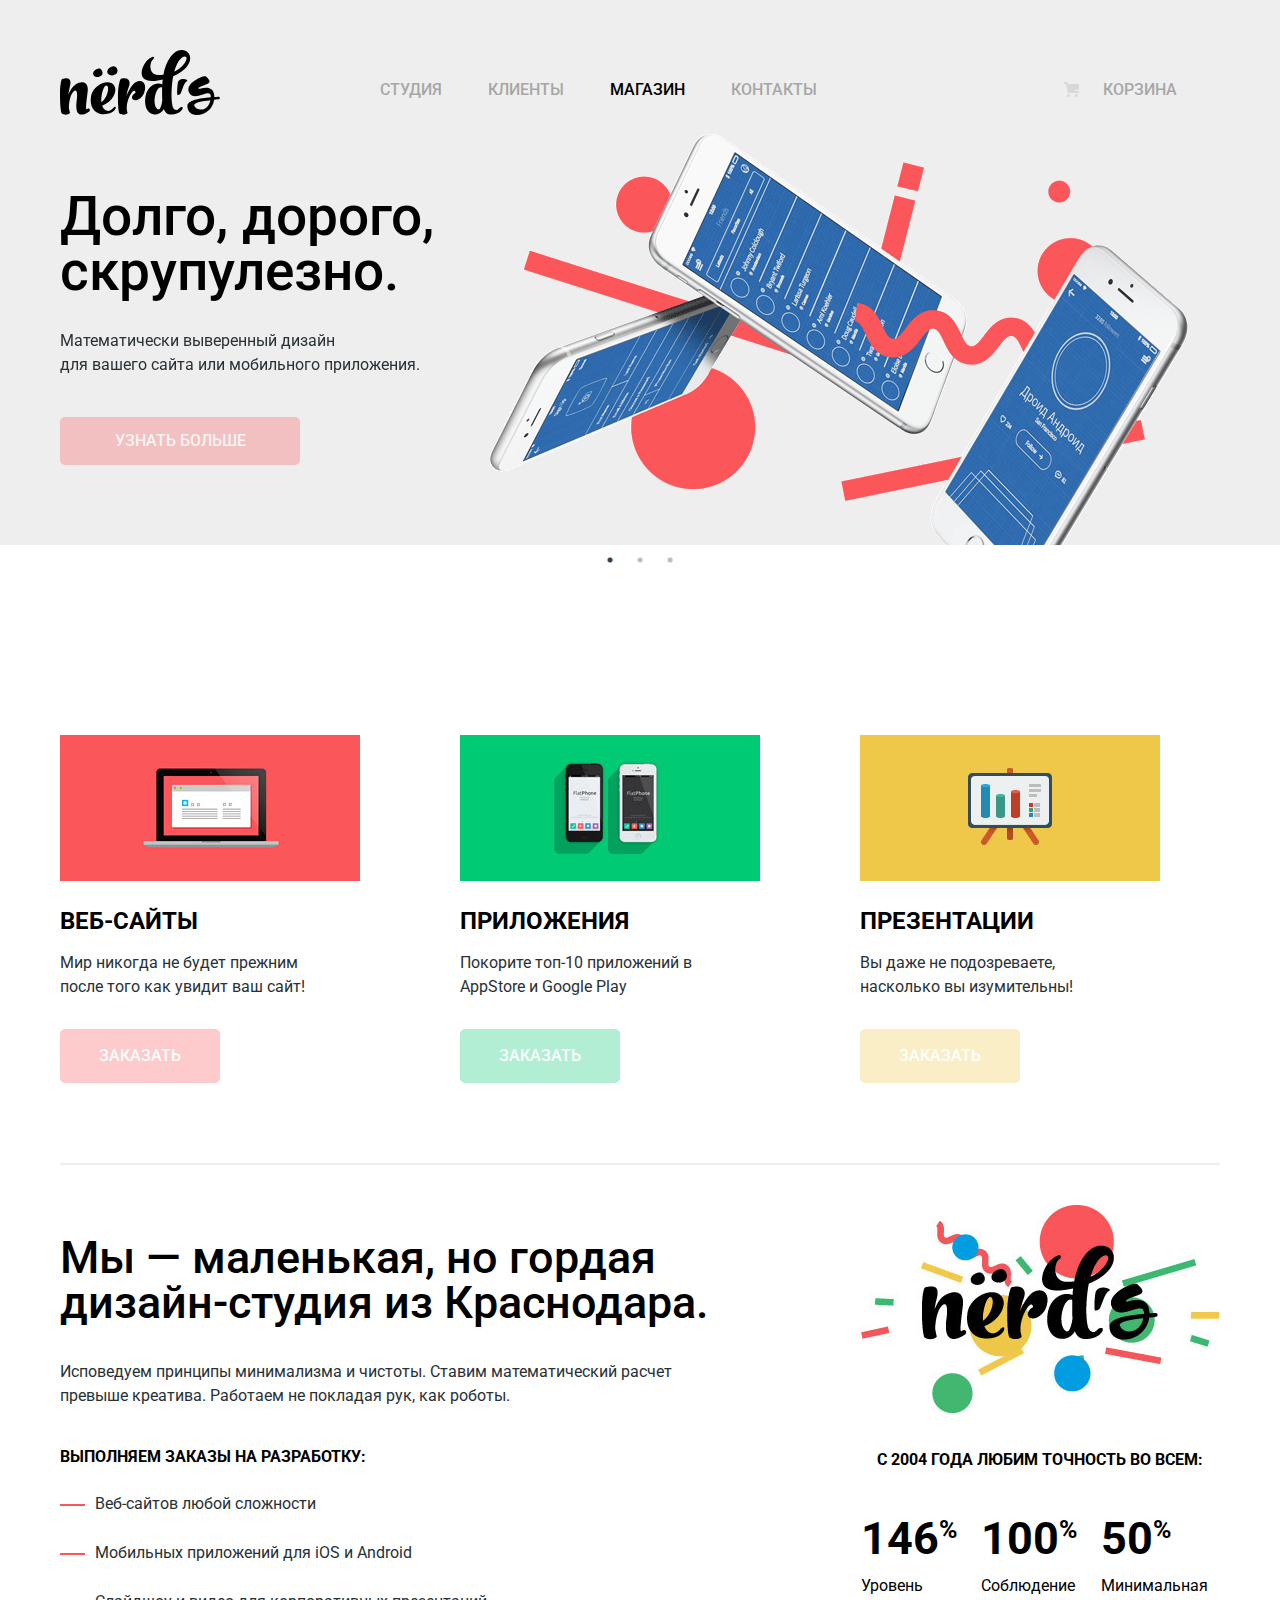
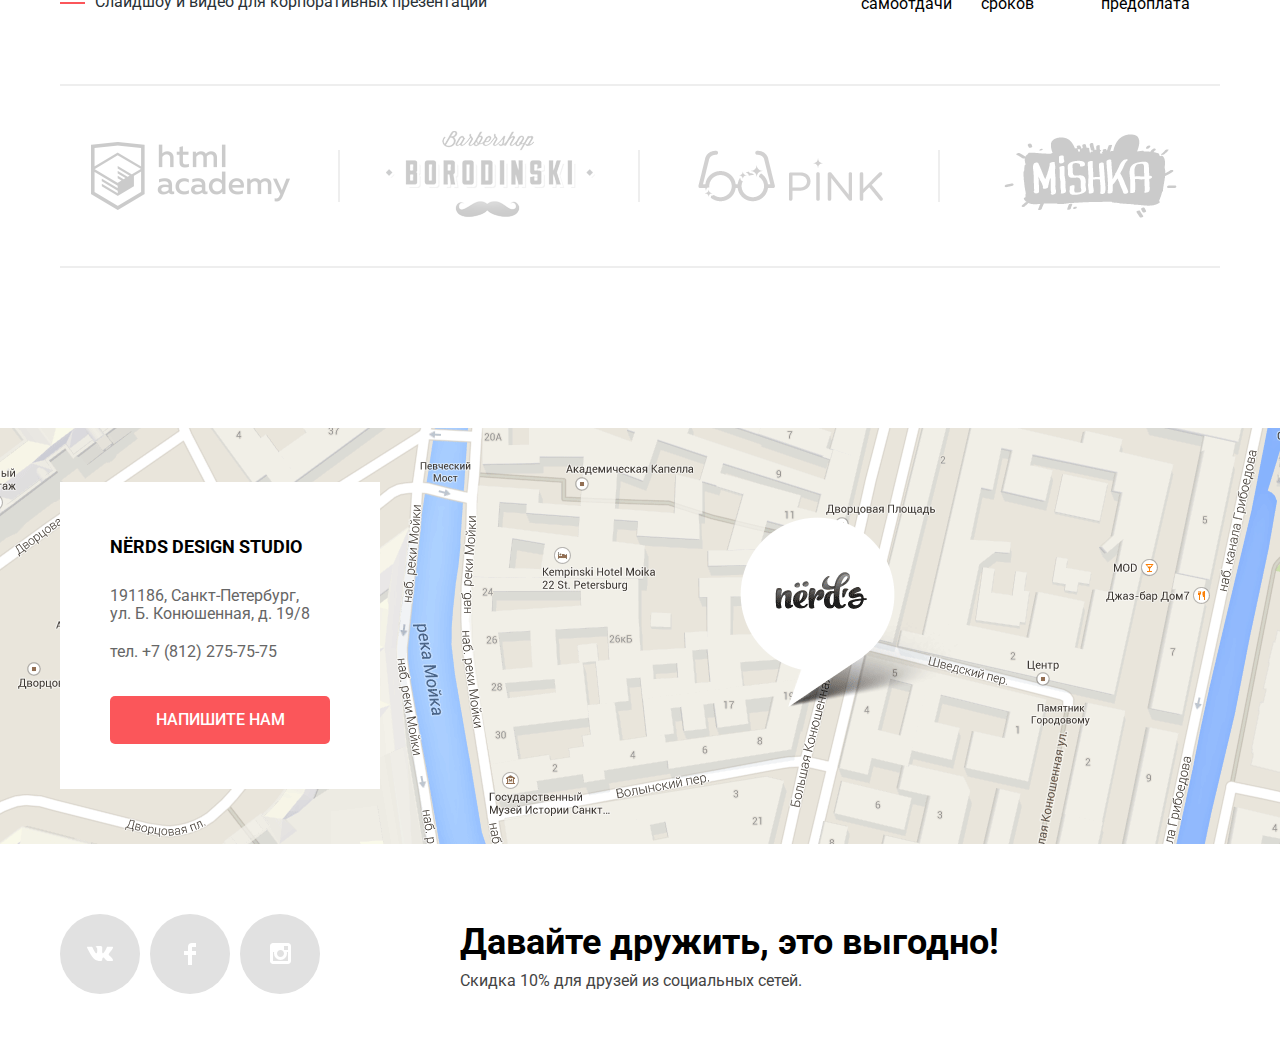
<file: index.html>
<!doctype html>
<html lang="ru">
<head>
  <meta charset="utf-8">
  <title>Дизайн-студия Nёrds</title>
  <link href="https://fonts.googleapis.com/css?family=Roboto:400,500,700&amp;subset=cyrillic" rel="stylesheet">
  <link rel="stylesheet" href="vendor/slick/slick.min.css">
  <link rel="stylesheet" href="vendor/slick/slick-theme.min.css">
  <link rel="stylesheet" href="css/normalize.css">
  <link rel="stylesheet" href="css/style.min.css">
</head>
<body class="page">
  <div class="accent-bg-color">
    <header class="page-header">
      <div class="container">
        <nav  class="main-nav page-header__main-nav">
          <a class="main-nav__logo">
            <img src="img/nerds-logo.svg" width="160" height="65" alt="Логотип дизайн-студии Нёрдс">
          </a>
          <ul class="site-pages main-nav__site-pages">
            <li><a class="site-pages__link">Студия</a></li>
            <li><a class="site-pages__link">Клиенты</a></li>
            <li><a class="site-pages__link" href="shop.html">Магазин</a></li>
            <li><a class="site-pages__link">Контакты</a></li>
          </ul>
          <ul class="user-menu main-nav__user-menu">
            <li>
              <a class="user-menu__link">
                <svg xmlns="http://www.w3.org/2000/svg" width="15" height="15"><circle cx="4.5" cy="13.5" r="1.5"/><circle cx="12.5" cy="13.5" r="1.5"/><path d="M15 2H4.07l-.422-2H0v2h2.031l1.985 9H15V9H9.441L15 6.951z"/></svg>
                <span>Корзина</span>
              </a>
            </li>
          </ul>
        </nav>
        <article class="hero">
          <h2 class="visually-hidden">Ключевые преимущества студии</h2>
          <ul class="hero__slider">
            <li class="hero__slide">
              <div class="hero__slide-info">
                <h3>Долго, дорого, скрупулезно.</h3>
                <p>Математически выверенный дизайн<br> для вашего сайта или мобильного приложения.</p>
                <a class="btn btn--custom-size hero__btn">Узнать больше</a>
              </div>
            </li>
            <li class="hero__slide">
              <div class="hero__slide-info">
                <h3>Любим математику как никто другой</h3>
                <p>Никакого креатива, только математические формулы<br> для расчета идеальных пропорций.</p>
                <a class="btn btn--custom-size hero__btn">Узнать больше</a>
              </div>
            </li>
            <li class="hero__slide">
              <div class="hero__slide-info">
                <h3>Только ночь,<br> только хардкор</h3>
                <p>Работать днем, как все? Мы против этого.<br> Ближе к полуночи работа только начинается.</p>
                <a class="btn btn--custom-size hero__btn">Узнать больше</a>
              </div>
            </li>
          </ul>
        </article>
      </div>
    </header>
  </div>
  <div class="index-page">
    <main class="index-page">
      <section class="services">
        <div class="container">
          <h2 class="visually-hidden">Услуги и предложения</h2>
          <ul class="services-list services__list">
            <li class="services-item services-item--websites services__item">
              <h3>Веб-сайты</h3>
              <p>Мир никогда не будет прежним после того как увидит ваш сайт!</p>
              <a class="btn services-item__btn">Заказать</a>
            </li>
            <li class="services-item services-item--apps services__item">
              <h3>Приложения</h3>
              <p>Покорите топ-10 приложений в AppStore и Google Play</p>
              <a class="btn btn--green services-item__btn">Заказать</a>
            </li>
            <li class="services-item services-item--graphs services__item">
              <h3>Презентации</h3>
              <p>Вы даже не подозреваете, насколько вы изумительны!</p>
              <a class="btn btn--yellow services-item__btn">Заказать</a>
            </li>
          </ul>
        </div><!-- container -->
      </section>
      <div class="container">
        <hr class="divide-line">
        <section class="about-us">
          <h2 class="visually-hidden">Описание студии</h2>
          <section class="about-us-intro about-us__intro">
            <h3 class="visually-hidden">Вступление</h3>
            <b>Мы — маленькая, но гордая дизайн-студия из Краснодара.</b>
            <p>Исповедуем принципы минимализма и чистоты. Ставим математический расчет превыше креатива. Работаем не покладая рук, как роботы.</p>
            <h4>Выполняем заказы на разработку:</h4>
            <ul class="about-us-list about-us__list">
              <li class="about-us-list-item">Веб-сайтов любой сложности</li>
              <li class="about-us-list-item">Мобильных приложений для iOS и Android</li>
              <li class="about-us-list-item">Слайдшоу и видео для корпоративных презентаций</li>
            </ul>
          </section>
          <section class="about-us-brief about-us__brief">
            <h3 class="visually-hidden">Итого</h3>
            <p class="about-us-brief__logo">
              <img src="img/about-us-brief__logo.jpg" width="360" height="208" alt="Лого дизайн-студии Nёрдс">
            </p>
            <table class="about-us-brief-table">
              <caption>С 2004 года любим точность во всем:</caption>
              <tr>
                <td class="about-us-brief-table__number">146<span class="about-us-brief-table__percentage">%</span></td>
                <td class="about-us-brief-table__number">100<span class="about-us-brief-table__percentage">%</span></td>
                <td class="about-us-brief-table__number">50<span class="about-us-brief-table__percentage">%</span></td>
              </tr>
              <tr>
                <td class="about-us-brief-table__text">Уровень самоотдачи</td>
                <td class="about-us-brief-table__text">Соблюдение сроков</td>
                <td class="about-us-brief-table__text">Минимальная предоплата</td>
              </tr>
            </table>
          </section>
          <hr class="divide-line">
          <section class="partners about-us-partners">
            <h2 class="visually-hidden">Наши партнеры и клиенты</h2>
            <ul class="partners__list">
              <li class="partners__item"><a class="partners__link" href="https://htmlacademy.ru/intensive/htmlcss"><img src="img/html-academy.png" width="199" height="68" alt="Логотоп «html academy»"></a></li>
              <li class="partners__item"><a class="partners__link" href="https://mylovelyweb.github.io/barbershop/"><img src="img/borodinski.png" width="209" height="90" alt="Логотип барбершопа «Бородинский»"></a></li>
              <li class="partners__item"><a class="partners__link" href="#"><img src="img/pink.png" width="185" height="52" alt="Логотип «PiNK»"></a></li>
              <li class="partners__item"><a class="partners__link" href="#"><img src="img/mishka.png" width="173" height="84" alt="Логотип «MiSHKA»"></a></li>
            </ul>
          </section>
          <hr class="divide-line">
        </section>
      </div><!-- container -->
    </main>
  </div><!-- index-page -->
  <footer class="page-footer">
    <section class="map">
      <h2 class="visually-hidden">Местоположение на карте</h2>
      <div class="container">
        <article class="contacts">
          <h3 class="visually-hidden">Адрес и контактные данные</h3>
          <b>Nёrds design studio</b>
          <p>191186, Санкт-Петербург,<br> ул. Б. Конюшенная, д. 19/8</p>
          <p>тел. +7 (812) 275-75-75</p>
          <button class="btn contacts__btn">Напишите нам</button>
        </article>
      </div>
      <div id="map" class="yandex-map"></div>
    </section>
    <div class="social container">
        <section class="social-icons">
          <h2 class="visually-hidden">Список социальных сетей</h2>
          <ul class="social-icons__list">
            <li class="social-icons__item"><a class="social-icons-link social-icons__link" href="#"><svg xmlns="http://www.w3.org/2000/svg" width="26" height="15"><path fill="#FFF" d="M16.138 11.51c.956-.309 2.18 2.04 3.483 2.939.978.681 1.727.534 1.727.534l3.473-.05s1.815-.112.957-1.554c-.071-.12-.503-1.069-2.585-3.022-2.177-2.043-1.882-1.712.739-5.244 1.597-2.153 2.236-3.468 2.036-4.028-.192-.539-1.365-.399-1.365-.399L20.69.713c-.381.001-.704.119-.851.515-.003.004-.621 1.666-1.445 3.079-1.741 2.989-2.436 3.148-2.724 2.961-.661-.433-.494-1.737-.494-2.664 0-2.897.432-4.105-.846-4.417-.427-.104-.739-.172-1.828-.182-1.392-.021-2.574 0-3.244.329-.445.223-.786.712-.579.74.26.035.843.16 1.155.586.401.552.389 1.789.389 1.789s.229 3.411-.54 3.834c-.528.29-1.25-.302-2.803-3.016-.793-1.388-1.392-2.922-1.392-2.922s-.116-.285-.326-.441c-.25-.185-.6-.244-.6-.244L.848.684S.29.7.085.946c-.182.218-.015.668-.015.668s2.909 6.881 6.203 10.347c3.02 3.182 6.452 2.971 6.452 2.971h1.555s.469-.054.709-.312c.224-.24.214-.691.214-.691s-.031-2.109.935-2.419z"/></svg><span class="visually-hidden">Вконтакте</span></a></li>
            <li class="social-icons__item"><a class="social-icons-link social-icons__link" href="#"><svg xmlns="http://www.w3.org/2000/svg" width="12" height="22"><path fill="#FFF" d="M12 4V0H8a4 4 0 0 0-4 4v4H0v4h4v10h4V12h4V8H8V4h4z"/></svg><span class="visually-hidden">Фейсбук</span></a></li>
            <li class="social-icons__item"><a class="social-icons-link social-icons__link" href="#"><svg xmlns="http://www.w3.org/2000/svg" width="21" height="21"><path fill="#FFF" d="M18 0H3C1.35 0 0 1.35 0 3v15c0 1.65 1.35 3 3 3h15c1.65 0 3-1.35 3-3V3c0-1.65-1.35-3-3-3zm-7.5 7c1.93 0 3.5 1.57 3.5 3.5S12.43 14 10.5 14 7 12.43 7 10.5 8.57 7 10.5 7zM18 18H3V9h1.181A6.504 6.504 0 0 0 4 10.5a6.5 6.5 0 1 0 13 0 6.45 6.45 0 0 0-.181-1.5H18v9zm0-11h-4V3h4v4z"/></svg><span class="visually-hidden">Инстаграм</span></a></li>
          </ul>
        </section>
        <section class="social-slogan">
          <h3 class="visually-hidden">Описание к блоку с социальными сетями</h3>
          <p class="social-slogan__heading">Давайте дружить, это выгодно!</p>
          <p class="social-slogan__info">Скидка 10% для друзей из социальных сетей.</p>
        </section>
    </div>
  </footer>
  <section class="modal write-us">
    <h2>Напишите нам</h2>
    <form class="write-us-form" action="https://echo.htmlacademy.ru">
      <div class="write-us-form-wrapper">
          <p class="write-us-form__user-name">
            <label for="user-name">Ваше имя:</label>
            <input type="text" name="user-name" id="user-name" placeholder="Имя Фамилия">
          </p>
          <p class="write-us-form__user-mail">
            <label for="user-mail">Ваш e-mail:</label>
            <input type="email" name="user-mail" id="user-mail" placeholder="email@example.com">
          </p>
          <p class="write-us-form__user-text">
            <label for="user-text">Текст письма:</label>
            <textarea name="user-text" id="user-text" placeholder="В свободной форме"></textarea>
          </p>
        <button class="btn write-us-form__btn" type="submit">Отправить</button>
      </div>
    </form>
    <button class="close-modal-cross-btn" type="button">
      <span class="visually-hidden">Закрыть окно</span>
    </button>
  </section>
  <script src="vendor/jquery/jquery-1.11.0.min.js"></script>
  <script src="vendor/jquery/jquery-migrate-1.2.1.min.js"></script>
  <script src="vendor/slick/slick.min.js"></script>
  <script>
    $(document).ready(function(){
      $('.hero__slider').slick({
        arrows: false,
        dots: true,
        infinite: false
      });
    });
  </script>
  <script src="https://api-maps.yandex.ru/2.1/?lang=ru_RU"></script>
  <script src="js/icon_customImage.min.js"></script>
  <script src="js/script.min.js"></script>
</body>
</html>
</file>
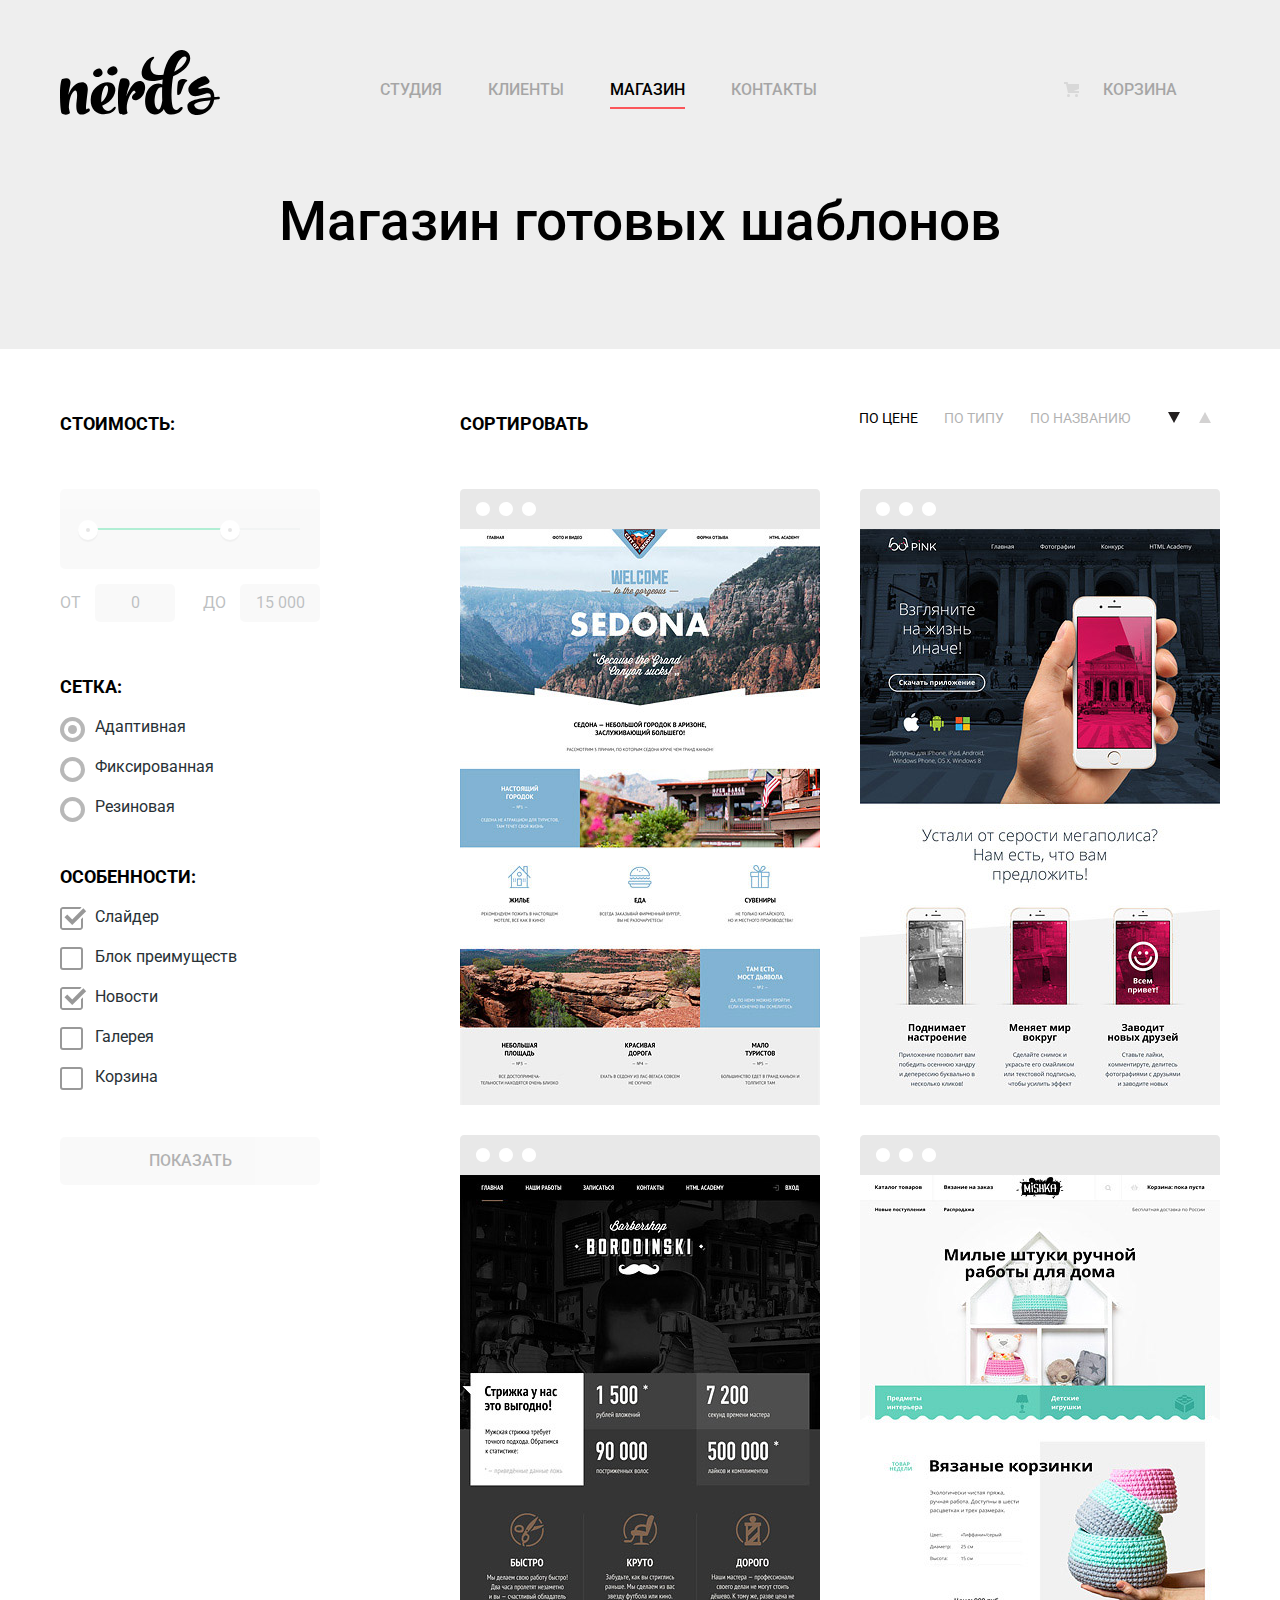
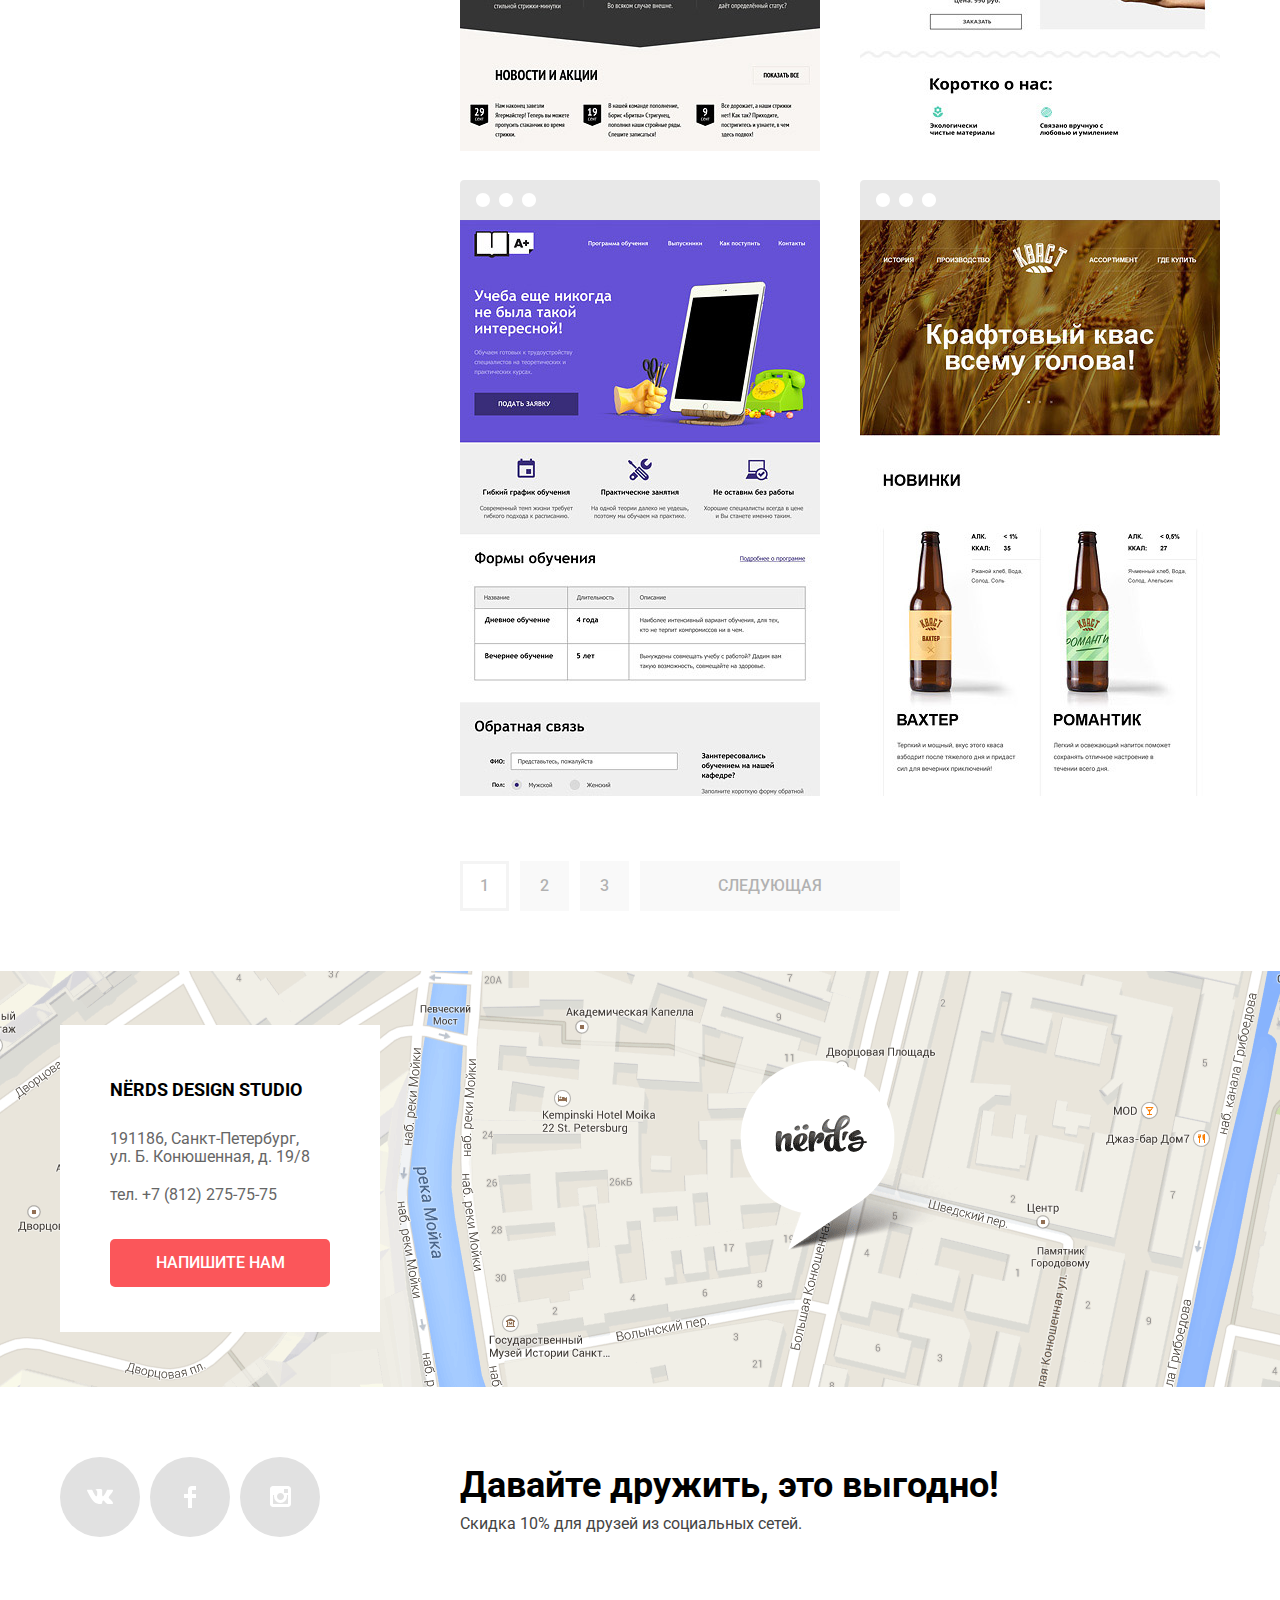
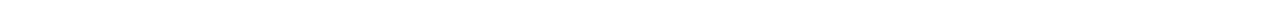
<file: shop.html>
<!doctype html>
<html lang="ru">
<head>
  <meta charset="utf-8">
  <title>Магазин готовых шаблонов</title>
  <link href="https://fonts.googleapis.com/css?family=Roboto:400,500,700&amp;subset=cyrillic" rel="stylesheet">
  <link rel="stylesheet" href="css/normalize.css">
  <link rel="stylesheet" href="css/style.min.css">
</head>
<body class="page">
  <div class="accent-bg-color">
    <header class="page-header">
      <div class="container">
        <nav  class="main-nav page-header__main-nav">
          <a class="main-nav__logo" href="index.html">
            <img src="img/nerds-logo.svg" width="160" height="65" alt="Логотип дизайн-студии Нёрдс">
          </a>
          <ul class="site-pages main-nav__site-pages">
            <li><a class="site-pages__link">Студия</a></li>
            <li><a class="site-pages__link">Клиенты</a></li>
            <li><a class="site-pages__link site-pages__link--active" href="#">Магазин</a></li>
            <li><a class="site-pages__link">Контакты</a></li>
          </ul>
          <ul class="user-menu main-nav__user-menu">
            <li>
              <a class="user-menu__link cart-link">
                <svg xmlns="http://www.w3.org/2000/svg" width="15" height="15"><circle cx="4.5" cy="13.5" r="1.5"/><circle cx="12.5" cy="13.5" r="1.5"/><path d="M15 2H4.07l-.422-2H0v2h2.031l1.985 9H15V9H9.441L15 6.951z"/></svg>
                <span>Корзина</span>
              </a>
            </li>
          </ul>
        </nav>
        <h1 class="main-heading">Магазин готовых шаблонов</h1>
      </div><!-- container -->
    </header>
  </div>
  <div class="catalog-page">
    <main>
      <div class="container">
        <div class="catalog-columns">
          <section class="filters">
            <h2 class="visually-hidden">Настройка параметров шаблона</h2>
            <form class="filter" action="https://echo.htmlacademy.ru">
              <fieldset class="filter__fieldset-price">
                <legend class="filter__legend filter__legend--first">Стоимость:</legend>
                <div class="filter-range">
                  <div class="filter-range__controls">
                    <div class="filter-range__scale">
                      <div class="filter-range__bar"></div>
                    </div><!-- scale -->
                    <div class="filter-range__toggle filter-range__toggle--min"></div>
                    <div class="filter-range__toggle filter-range__toggle--max"></div>
                  </div><!-- filter-range-controls -->
                  <div class="filter-range__price-controls">
                    <label class="filter-range__price filter-range__price--min">
                      от
                      <input type="text" name="min-price" value="0">
                    </label>
                    <label class="filter-range__price filter-range__price--max">
                      до
                      <input type="text" name="max-price" value="15 000">
                    </label>
                  </div>
                </div><!-- filter-range -->
              </fieldset>
              <fieldset class="filter__fieldset">
                <legend class="filter__legend">Сетка:</legend>
                <ul class="filter__grids-list">
                  <li class="filter__item-option">
                    <input class="visually-hidden" type="radio" name="grid" id="adaptive" value="adaptive" checked>
                    <label class="radio" for="adaptive">Адаптивная</label>
                  </li>
                  <li class="filter__item-option">
                    <input class="visually-hidden" type="radio" name="grid" id="fixed" value="fixed">
                    <label class="radio" for="fixed">Фиксированная</label>
                  </li>
                  <li class="filter__item-option">
                    <input class="visually-hidden" type="radio" name="grid" id="responsive" value="responsive">
                    <label class="radio" for="responsive">Резиновая</label>
                  </li>
                </ul>
              </fieldset>
              <fieldset class="filter__fieldset">
                <legend class="filter__legend">Особенности:</legend>
                <ul class="filter__features-list">
                  <li class="filter__item-option">
                    <input class="visually-hidden" type="checkbox" id="slider" name="features" value="slider" checked>
                    <label class="checkbox" for="slider">Слайдер</label>
                  </li>
                  <li class="filter__item-option">
                    <input class="visually-hidden" type="checkbox" id="advantages-block" name="features" value="advantages-block">
                    <label class="checkbox" for="advantages-block">Блок преимуществ</label>
                  </li>
                  <li class="filter__item-option">
                    <input class="visually-hidden" type="checkbox" id="news" name="features" value="news" checked="">
                    <label class="checkbox" for="news">Новости</label>
                  </li>
                  <li class="filter__item-option">
                    <input class="visually-hidden" type="checkbox" id="gallery" name="features" value="gallery">
                    <label class="checkbox" for="gallery">Галерея</label>
                  </li>
                  <li class="filter__item-option">
                    <input class="visually-hidden" type="checkbox" id="cart" name="features" value="cart">
                    <label class="checkbox" for="cart">Корзина</label>
                  </li>
                </ul>
              </fieldset>
              <button class="btn btn--grey filter__btn" type="submit" disabled>Показать</button>
            </form>
          </section>
          <section class="catalog-cards">
            <h2 class="visually-hidden">Готовые шаблоны:</h2>
            <section class="cards-sorting">
              <h2 class="cards-sorting__heading">Сортировать</h2>
              <ul class="cards-sorting-list cards-sorting__list">
                <li>
                  <a class="cards-sorting-list__link cards-sorting-list__link--active" href="#">По цене</a>
                </li>
                <li>
                  <a class="cards-sorting-list__link" href="#">По типу</a>
                </li>
                <li>
                  <a class="cards-sorting-list__link" href="#">По названию</a>
                </li>
              </ul>
              <ul class="cards-sorting-arrows cards-sorting__arrows">
                <li>
                  <a class="cards-sorting-arrows__link cards-sorting-arrows__link--active cards-sorting-arrows__link--down" href="#">
                    <span class="visually-hidden">По убыванию</span>
                  </a>
                </li>
                <li>
                  <a class="cards-sorting-arrows__link cards-sorting-arrows__link--up" href="#">
                    <span class="visually-hidden">По возрастанию</span>
                  </a>
                </li>
              </ul>
            </section>
            <section class="cards">
              <ul class="cards__list">
                <li class="card cards__item">
                  <img src="img/card-sedona.jpg" width="360" height="576" alt="Готовый шаблон городка «Седона»">
                  <section class="card__inner">
                    <h3 class="visually-hidden">Описание шаблона</h3>
                    <a class="card__heading" href="#">Sedona</a>
                    <p class="card__description">Информационный сайт<br> для туристов</p>
                    <a class="btn card__btn" href="#">9 900 руб.</a>
                  </section>
                </li>
                <li class="card cards__item">
                  <img src="img/card-pink.jpg" width="360" height="576" alt="Готовый шаблон приложения «PiNK»">
                  <section class="card__inner">
                    <h3 class="visually-hidden">Описание шаблона</h3>
                    <a class="card__heading" href="#">Pink app</a>
                    <p class="card__description">Продуктовый лендинг приложения для iOS и Android</p>
                    <a class="btn card__btn" href="#">9 900 руб.</a>
                  </section>
                </li>
                <li class="card cards__item">
                  <img src="img/card-barbershop.jpg" width="360" height="576" alt="Готовый шаблон барбершоп «Бородинский»">
                  <section class="card__inner">
                    <h3 class="visually-hidden">Описание шаблона</h3>
                    <a class="card__heading" href="#">Barbershop</a>
                    <p class="card__description">Сайт салона красоты.<br>Для мужчин, да.</p>
                    <a class="btn card__btn" href="#">9 900 руб.</a>
                  </section>
                </li>
                <li class="card cards__item">
                  <img src="img/card-mishka.jpg" width="360" height="576" alt="Готовый шаблон магазина «MiSHKA»">
                  <section class="card__inner">
                    <h3 class="visually-hidden">Описание шаблона</h3>
                    <a class="card__heading" href="#">Mishka</a>
                    <p class="card__description">Интернет-магазин<br>вязаных игрушек</p>
                    <a class="btn card__btn" href="#">9 900 руб.</a>
                  </section>
                </li>
                <li class="card cards__item">
                  <img src="img/card-aplus.jpg" width="360" height="576" alt="Готовый шаблон курсов «A plus»">
                  <section class="card__inner">
                    <h3 class="visually-hidden">Описание шаблона</h3>
                    <a class="card__heading" href="#">A plus</a>
                    <p class="card__description">Лендинг курсов повышения квалификации</p>
                    <a class="btn card__btn" href="#">9 900 руб.</a>
                  </section>
                </li>
                <li class="card cards__item">
                  <img src="img/card-kvast.jpg" width="360" height="576" alt="Готовый шаблон произоводителя «КВАСТ»">
                  <section class="card__inner">
                    <h3 class="visually-hidden">Описание шаблона</h3>
                    <a class="card__heading" href="#">Кваст</a>
                    <p class="card__description">Промо-сайт производителя крафтового кваса</p>
                    <a class="btn card__btn" href="#">9 900 руб.</a>
                  </section>
                </li>
              </ul>
            </section>
            <ul class="pagination">
              <li><a class="pagination__link pagination__link--active">1</a></li>
              <li><a class="pagination__link">2</a></li>
              <li><a class="pagination__link">3</a></li>
              <li><a class="pagination__link pagination__link--big">Следующая</a></li>
            </ul>
          </section>
        </div><!-- catalog-columns -->
      </div>
    </main>
  </div><!-- catalog-page -->
  <footer class="page-footer">
    <section class="map">
      <h2 class="visually-hidden">Местоположение на карте</h2>
      <div class="container">
        <article class="contacts">
          <h3 class="visually-hidden">Адрес и контактные данные</h3>
          <b>Nёrds design studio</b>
          <p>191186, Санкт-Петербург,<br> ул. Б. Конюшенная, д. 19/8</p>
          <p>тел. +7 (812) 275-75-75</p>
          <button class="btn contacts__btn">Напишите нам</button>
        </article>
      </div>
      <div id="map" class="yandex-map"></div>
    </section>
    <section class="social container">
        <section class="social-icons">
          <h2 class="visually-hidden">Список социальных сетей</h2>
          <ul class="social-icons__list">
            <li class="social-icons__item"><a class="social-icons-link social-icons__link" href="#"><svg xmlns="http://www.w3.org/2000/svg" width="26" height="15"><path fill="#FFF" d="M16.138 11.51c.956-.309 2.18 2.04 3.483 2.939.978.681 1.727.534 1.727.534l3.473-.05s1.815-.112.957-1.554c-.071-.12-.503-1.069-2.585-3.022-2.177-2.043-1.882-1.712.739-5.244 1.597-2.153 2.236-3.468 2.036-4.028-.192-.539-1.365-.399-1.365-.399L20.69.713c-.381.001-.704.119-.851.515-.003.004-.621 1.666-1.445 3.079-1.741 2.989-2.436 3.148-2.724 2.961-.661-.433-.494-1.737-.494-2.664 0-2.897.432-4.105-.846-4.417-.427-.104-.739-.172-1.828-.182-1.392-.021-2.574 0-3.244.329-.445.223-.786.712-.579.74.26.035.843.16 1.155.586.401.552.389 1.789.389 1.789s.229 3.411-.54 3.834c-.528.29-1.25-.302-2.803-3.016-.793-1.388-1.392-2.922-1.392-2.922s-.116-.285-.326-.441c-.25-.185-.6-.244-.6-.244L.848.684S.29.7.085.946c-.182.218-.015.668-.015.668s2.909 6.881 6.203 10.347c3.02 3.182 6.452 2.971 6.452 2.971h1.555s.469-.054.709-.312c.224-.24.214-.691.214-.691s-.031-2.109.935-2.419z"/></svg><span class="visually-hidden">Вконтакте</span></a></li>
            <li class="social-icons__item"><a class="social-icons-link social-icons__link" href="#"><svg xmlns="http://www.w3.org/2000/svg" width="12" height="22"><path fill="#FFF" d="M12 4V0H8a4 4 0 0 0-4 4v4H0v4h4v10h4V12h4V8H8V4h4z"/></svg><span class="visually-hidden">Фейсбук</span></a></li>
            <li class="social-icons__item"><a class="social-icons-link social-icons__link" href="#"><svg xmlns="http://www.w3.org/2000/svg" width="21" height="21"><path fill="#FFF" d="M18 0H3C1.35 0 0 1.35 0 3v15c0 1.65 1.35 3 3 3h15c1.65 0 3-1.35 3-3V3c0-1.65-1.35-3-3-3zm-7.5 7c1.93 0 3.5 1.57 3.5 3.5S12.43 14 10.5 14 7 12.43 7 10.5 8.57 7 10.5 7zM18 18H3V9h1.181A6.504 6.504 0 0 0 4 10.5a6.5 6.5 0 1 0 13 0 6.45 6.45 0 0 0-.181-1.5H18v9zm0-11h-4V3h4v4z"/></svg><span class="visually-hidden">Инстаграм</span></a></li>
          </ul>
        </section>
        <section class="social-slogan">
          <h3 class="visually-hidden">Описание к блоку с социальными сетями</h3>
          <p class="social-slogan__heading">Давайте дружить, это выгодно!</p>
          <p class="social-slogan__info">Скидка 10% для друзей из социальных сетей.</p>
        </section>
    </section>
  </footer>
  <section class="modal write-us">
    <h2>Напишите нам</h2>
    <form class="write-us-form" action="https://echo.htmlacademy.ru">
      <div class="write-us-form-wrapper">
          <p class="write-us-form__user-name">
            <label for="user-name">Ваше имя:</label>
            <input type="text" name="user-name" id="user-name" placeholder="Имя Фамилия">
          </p>
          <p class="write-us-form__user-mail">
            <label for="user-mail">Ваш e-mail:</label>
            <input type="email" name="user-mail" id="user-mail" placeholder="email@example.com">
          </p>
          <p class="write-us-form__user-text">
            <label for="user-text">Текст письма:</label>
            <textarea name="user-text" id="user-text" placeholder="В свободной форме"></textarea>
          </p>
        <button class="btn write-us-form__btn" type="submit">Отправить</button>
      </div>
    </form>
    <button class="close-modal-cross-btn" type="button">
      <span class="visually-hidden">Закрыть окно</span>
    </button>
  </section>
  <script src="https://api-maps.yandex.ru/2.1/?lang=ru_RU"></script>
  <script src="js/icon_customImage.min.js"></script>
  <script src="js/script.min.js"></script>
</body>
</html>
</file>
<file: css/style.min.css>
.fadeInUp{-webkit-animation-name:fadeInUp;animation-name:fadeInUp;-webkit-animation-duration:1s;animation-duration:1s;-webkit-animation-fill-mode:none;animation-fill-mode:none}.visually-hidden:not(:focus):not(:active),input[type="checkbox"].visually-hidden,input[type="radio"].visually-hidden{position:absolute;width:1px;height:1px;margin:-1px;padding:0;border:0;white-space:nowrap;-webkit-clip-path:inset(100%);clip-path:inset(100%);clip:rect(0 0 0 0);overflow:hidden}img{max-width:100%;height:auto}.btn{display:inline-block;vertical-align:top;min-width:160px;padding:15px;border:none;border-radius:5px;-webkit-box-sizing:border-box;box-sizing:border-box;font-size:16px;line-height:18px;font-family:"Roboto",sans-serif;font-weight:500;text-align:center;text-decoration:none;text-transform:uppercase;color:#fff;background-color:#fb565a}.btn:hover{background-color:#e74246}.btn:active{color:#e37376;background-color:#d7373b;-webkit-box-shadow:inset 0 3px 0 0 #c13135;box-shadow:inset 0 3px 0 0 #c13135}.btn--green{background-color:#00ca74}.btn--green:hover{background-color:#00bc6c}.btn--green:active{color:#4dc491;background-color:#00aa62;-webkit-box-shadow:inset 0 3px 0 0 #009958;box-shadow:inset 0 3px 0 0 #009958}.btn--yellow{background-color:#efc84a}.btn--yellow:hover{background-color:#eab534}.btn--yellow:active{color:#edc265;background-color:#e5a722;-webkit-box-shadow:inset 0 3px 0 0 #ce961f;box-shadow:inset 0 3px 0 0 #ce961f}.btn--grey{color:#000;background-color:#eee}.btn--grey:hover{background-color:#dfdfdf}.btn--grey:active{color:#959595;background-color:#d5d5d5;outline:none;-webkit-box-shadow:inset 0 3px 0 0 #bfbfbf;box-shadow:inset 0 3px 0 0 #bfbfbf}.close-modal-cross-btn{position:absolute;top:70px;right:80px;width:40px;height:40px;border:0;background-color:transparent;opacity:.3;cursor:pointer}.close-modal-cross-btn:hover{opacity:1}.close-modal-cross-btn:active{opacity:.1}.close-modal-cross-btn::before,.close-modal-cross-btn::after{position:absolute;content:"";top:50%;left:6px;width:27px;height:5px;background-color:#fb565a}.close-modal-cross-btn::before{-webkit-transform:rotate(45deg);-ms-transform:rotate(45deg);transform:rotate(45deg)}.close-modal-cross-btn::after{-webkit-transform:rotate(-45deg);-ms-transform:rotate(-45deg);transform:rotate(-45deg)}.page{min-width:1200px}.container{width:1160px;margin:0 auto;padding:0 10px}.accent-bg-color{background-color:#eee}.page-header{padding-top:50px}.page-header__main-nav{display:-webkit-box;display:-ms-flexbox;display:flex;-webkit-box-align:center;-ms-flex-align:center;align-items:center;-webkit-box-pack:justify;-ms-flex-pack:justify;justify-content:space-between;margin-bottom:15px}.main-nav__logo{margin-right:60px}.main-nav__logo[href]:hover{opacity:.8}.main-nav__logo[href]:active{opacity:.3}.site-pages{display:-webkit-box;display:-ms-flexbox;display:flex;-ms-flex-wrap:wrap;flex-wrap:wrap;-webkit-box-align:center;-ms-flex-align:center;align-items:center;width:540px}.main-nav__site-pages{margin:0;padding:0;padding-top:10px;list-style:none}.site-pages li{margin:0 23px}.site-pages li:first-child{margin-left:0}.site-pages__link{position:relative;padding:10px 0;font-size:16px;line-height:30px;font-family:"Roboto",sans-serif;font-weight:500;text-decoration:none;text-transform:uppercase;color:#000}.site-pages__link--active::before{position:absolute;content:"";bottom:0;right:0;left:0;height:2px;background-color:#fb565a}.site-pages__link[href]:hover{color:#fb565a}.site-pages__link[href]:active{color:#000;opacity:.3}.site-pages__link:not([href]):not(.site-pages__link--active){color:#000;opacity:.3}.user-menu li:not(:last-of-type){margin:0 23px}.main-nav__user-menu{display:-webkit-box;display:-ms-flexbox;display:flex;-ms-flex-wrap:wrap;flex-wrap:wrap;-webkit-box-pack:center;-ms-flex-pack:center;justify-content:center;-webkit-box-align:center;-ms-flex-align:center;align-items:center;width:200px;margin:0;padding:0;padding-top:10px;list-style:none}.user-menu__link{position:relative;padding:15px 0;font-size:16px;line-height:30px;font-family:"Roboto",sans-serif;font-weight:500;text-decoration:none;text-transform:uppercase;color:#000}.user-menu__link:not([href]){opacity:.3;pointer-events:none}.user-menu__link--active::before{position:absolute;content:"";bottom:0;right:0;left:0;height:2px;background-color:#fb565a}.user-menu__link svg{margin-right:20px;margin-bottom:-2px;fill:#a6a6a6}.user-menu__link[href]:hover{color:#fb565a}.user-menu__link[href]:active{color:#000;opacity:.3}.hero{position:relative}.hero__controls{margin:0;padding-right:0;list-style:none}.hero__slider{margin:0;padding:0;list-style:none}.hero__slide{padding-top:55px;padding-bottom:80px}.hero__slide:nth-child(1){background-image:url(../img/hero-slide-1.png);background-position:top right 32px;background-repeat:no-repeat}.hero__slide:nth-child(2){background-image:url(../img/hero-slide-2.png);background-position:top right;background-repeat:no-repeat}.hero__slide:nth-child(3){background-image:url(../img/hero-slide-3.png);background-position:top right;background-repeat:no-repeat}.hero__slide h3{width:560px;margin:0;margin-bottom:30px;font-size:55px;line-height:55px;font-family:"Roboto",sans-serif;font-weight:500;color:#000}.hero__slide p{width:420px;margin:0;font-size:16px;line-height:24px;font-family:"Roboto",sans-serif;font-weight:400;color:#283136}.hero__btn{margin-top:40px;min-width:240px}.hero__btn:not([href]){opacity:.3;pointer-events:none}.hero__toggles{position:absolute;bottom:90px;left:50%;-webkit-transform:translateX(-50%);-ms-transform:translateX(-50%);transform:translateX(-50%)}.slider-toggles__btn{width:18px;height:18px;margin:0 6px;padding:0;border:5px solid #fff;background-color:#fff;border-radius:50%}.slider-toggles__btn--active{-webkit-box-shadow:inset 0 0 0 2px #c2c2c2;box-shadow:inset 0 0 0 2px #c2c2c2}.index-page{padding-top:80px;padding-bottom:80px}.services-list{display:-webkit-box;display:-ms-flexbox;display:flex;-ms-flex-wrap:wrap;flex-wrap:wrap;-webkit-box-pack:start;-ms-flex-pack:start;justify-content:flex-start}.services__list{margin:0;padding:0;padding-bottom:80px;list-style:none}.services-item{width:300px}.services__item:not(:last-child){margin-right:100px}.services-item::before{content:"";display:block;width:300px;height:146px;margin-bottom:25px}.services-item--websites::before{background-color:#fb565a;background-image:url(../img/services-item--websites.jpg);background-repeat:no-repeat}.services-item--apps::before{background-color:#00ca74;background-image:url(../img/services-item--apps.jpg);background-repeat:no-repeat}.services-item--graphs::before{background-color:#efc849;background-image:url(../img/services-item--graphs.jpg);background-repeat:no-repeat}.services-item h3{margin:0;margin-bottom:15px;font-size:24px;line-height:30px;font-family:"Roboto",sans-serif;font-weight:700;text-transform:uppercase;color:#000}.services-item p{margin:0;width:260px;font-size:16px;line-height:24px;font-family:"Roboto",sans-serif;font-weight:400;color:#283136}.services-item__btn{margin-top:30px;line-height:24px;font-family:"Roboto",sans-serif;font-weight:500}.services-item__btn:not([href]){opacity:.3;pointer-events:none}.divide-line{width:100%;margin:0;border:0;height:2px;background-color:#eee}.about-us{display:-webkit-box;display:-ms-flexbox;display:flex;-ms-flex-wrap:wrap;flex-wrap:wrap;-webkit-box-pack:justify;-ms-flex-pack:justify;justify-content:space-between;padding-top:40px}.about-us__intro{width:660px;margin-bottom:45px;padding-top:30px}.about-us-intro b{display:block;margin-bottom:35px;font-size:45px;line-height:45px;font-family:"Roboto",sans-serif;font-weight:500;color:#000}.about-us-intro p{margin:0;margin-bottom:40px;font-size:16px;line-height:24px;font-family:"Roboto",sans-serif;font-weight:400;color:#283136}.about-us-intro h4{margin:0;margin-bottom:25px;font-family:"Roboto",sans-serif;font-weight:700;text-transform:uppercase;color:#000}.about-us__list{margin:0;padding:0;list-style:none}.about-us-list-item{position:relative;margin-bottom:25px;padding-left:35px;font-size:16px;line-height:24px;font-family:"Roboto",sans-serif;font-weight:400;color:#283136}.about-us-list-item::before{position:absolute;content:"";top:50%;left:0;width:25px;height:2px;background-color:#fb565a}.about-us__brief{width:360px;margin-bottom:45px}.about-us-brief__logo{margin:0;margin-bottom:30px}.about-us-brief-table{border-spacing:0 10px}.about-us-brief-table caption{margin-bottom:30px;font-size:16px;line-height:24px;font-family:"Roboto",sans-serif;font-weight:700;text-align:center;text-transform:uppercase;color:#000}.about-us-brief-table td{width:33.33%;text-align:left}.about-us-brief-table__number{margin-bottom:20px;font-size:45px;font-family:"Roboto",sans-serif;font-weight:700;color:#000}.about-us-brief-table__text{font-size:16px;line-height:18px;font-family:"Roboto",sans-serif;font-weight:400}.about-us-brief-table__percentage{font-size:25px;vertical-align:super}.partners{width:100%}.partners__list{display:-webkit-box;display:-ms-flexbox;display:flex;-webkit-box-pack:justify;-ms-flex-pack:justify;justify-content:space-between;-ms-flex-wrap:wrap;flex-wrap:wrap;margin:0;padding:0;padding:45px 0;list-style:none}.partners__item{position:relative}.partners__item:not(:last-of-type)::after{position:absolute;top:50%;right:-20px;content:"";width:2px;height:52px;background-color:#eee;-webkit-transform:translateY(-50%);-ms-transform:translateY(-50%);transform:translateY(-50%)}.partners__link{display:-webkit-box;display:-ms-flexbox;display:flex;-webkit-box-align:center;-ms-flex-align:center;align-items:center;-webkit-box-pack:center;-ms-flex-pack:center;justify-content:center;width:260px;height:90px;opacity:.2}.partners__link:hover{opacity:1}.partners__link:active{opacity:.1}.map{position:relative;height:416px;padding-top:54px;padding-bottom:54px;-webkit-box-sizing:border-box;box-sizing:border-box;background-color:#eee;background-image:url(../img/map.png);background-position:center top;background-repeat:no-repeat}.yandex-map{position:absolute;top:0;width:100%;height:100%;padding:0;margin:0;z-index:1}.contacts{display:inline-block;vertical-align:top;position:relative;width:320px;padding-top:50px;padding-right:40px;padding-bottom:45px;padding-left:50px;-webkit-box-sizing:border-box;box-sizing:border-box;background-color:#fff;z-index:2}.contacts b{display:block;margin-bottom:25px;font-size:18px;line-height:30px;font-family:"Roboto",sans-serif;font-weight:700;text-transform:uppercase;color:#000}.contacts p{margin:0;margin-bottom:20px;font-size:16px;line-height:18px;font-family:"Roboto",sans-serif;font-weight:400;color:#666}.contacts__btn{min-width:220px;margin-top:15px;cursor:pointer}.social{display:-webkit-box;display:-ms-flexbox;display:flex;padding-top:70px;padding-bottom:70px}.social-icons{width:400px}.social-icons__list{display:-webkit-box;display:-ms-flexbox;display:flex;-ms-flex-wrap:wrap;flex-wrap:wrap;margin:0;padding:0;list-style:none}.social-icons__item:not(:last-of-type){margin-right:10px}.social-icons-link:hover{background-color:#e74246}.social-icons-link:active{background-color:#d7373b}.social-icons-link:active svg{opacity:.3}.social-icons__link{display:-webkit-box;display:-ms-flexbox;display:flex;-webkit-box-align:center;-ms-flex-align:center;align-items:center;-webkit-box-pack:center;-ms-flex-pack:center;justify-content:center;width:80px;height:80px;border-radius:50%;background-color:#e1e1e1}.social-slogan{width:760px;padding-top:10px}.social-slogan__heading{margin:0;margin-bottom:10px;font-size:36px;line-height:36px;font-family:"Roboto",sans-serif;font-weight:700;color:#000}.social-slogan__info{margin:0;font-size:16px;line-height:22px;font-family:"Roboto",sans-serif;font-weight:400;color:#444}.modal{display:none}.modal--show{display:block}.write-us{position:fixed;top:50%;left:50%;-webkit-transform:translate(-50%,-50%);-ms-transform:translate(-50%,-50%);transform:translate(-50%,-50%);width:960px;padding-top:65px;padding-right:100px;padding-bottom:85px;padding-left:100px;-webkit-box-sizing:border-box;box-sizing:border-box;background-color:#fff;-webkit-box-shadow:0 15px 40px 0 rgba(0,0,0,.75);box-shadow:0 15px 40px 0 rgba(0,0,0,.75);z-index:9}.write-us h2{margin:0;margin-bottom:35px;font-size:45px;font-family:"Roboto",sans-serif;font-weight:500;color:#000}.write-us-form-wrapper{display:-webkit-box;display:-ms-flexbox;display:flex;-ms-flex-wrap:wrap;flex-wrap:wrap;-webkit-box-pack:justify;-ms-flex-pack:justify;justify-content:space-between}.write-us-form__user-name{margin:0;margin-bottom:35px;width:360px}.write-us-form__user-mail{margin:0;margin-bottom:35px;width:360px}.write-us-form__user-text{margin:0;width:760px}.write-us-form label{display:block;margin-bottom:10px;font-size:16px;line-height:18px;font-family:"Roboto",sans-serif;font-weight:700;color:#000}.write-us-form input,.write-us-form textarea{width:100%;padding:15px;border:2px solid rgba(0,0,0,.5);border-radius:5px;-webkit-box-sizing:border-box;box-sizing:border-box;font-size:16px;line-height:18px;font-family:"Roboto",sans-serif;font-weight:400;color:#000;opacity:.5}.write-us-form textarea{min-height:115px;-webkit-box-sizing:border-box;box-sizing:border-box}.write-us-form input::-webkit-input-placeholder,.write-us-form textarea::-webkit-input-placeholder{color:#444}.write-us-form input:-ms-input-placeholder,.write-us-form textarea:-ms-input-placeholder{color:#444}.write-us-form input::-ms-input-placeholder,.write-us-form textarea::-ms-input-placeholder{color:#444}.write-us-form input::placeholder,.write-us-form textarea::placeholder{color:#444}.write-us-form input:hover,.write-us-form textarea:hover{border:2px solid rgba(0,0,0,.75)}.write-us-form input:focus,.write-us-form textarea:focus{border:2px solid rgba(0,0,0,1);opacity:1;outline:none}.write-us-form input:invalid,.write-us-form textarea:invalid{border-color:#e74246}.write-us-form__btn{margin-top:50px;min-width:260px}.main-heading{margin:0;margin-top:75px;padding-bottom:100px;font-size:55px;line-height:55px;font-family:"Roboto",sans-serif;font-weight:500;text-align:center;color:#000}.catalog-page{padding-top:60px;padding-bottom:60px}.catalog-columns{display:-webkit-box;display:-ms-flexbox;display:flex;-webkit-box-pack:justify;-ms-flex-pack:justify;justify-content:space-between}.filters{width:260px}.filter__fieldset-price{margin:0;margin-bottom:50px;padding:0;border:0}.filter__fieldset{margin:0;padding:0;border:0}.filter__fieldset:not(:last-of-type){margin-bottom:25px}.filter__legend{margin-bottom:15px;font-size:18px;line-height:30px;font-family:"Roboto",sans-serif;font-weight:700;text-transform:uppercase;color:#000}.filter__legend--first{margin-bottom:50px}.filter-range{width:260px;opacity:.3;pointer-events:none}.filter-range__controls{position:relative;height:80px;margin-bottom:15px;padding-top:39px;padding-right:20px;padding-left:20px;-webkit-box-sizing:border-box;box-sizing:border-box;background-color:#eee;border-radius:5px}.filter-range__scale{height:2px;background-color:#d7dcde}.filter-range__bar{width:70%;height:2px;background-color:#00ca74}.filter-range__toggle{position:absolute;top:31px;left:0;width:4px;height:4px;padding:0;border:8px solid #fff;background-color:#ababab;border-radius:50%;-webkit-box-shadow:0 2px 1px 0 #cfcfcf;box-shadow:0 2px 1px 0 #cfcfcf;cursor:pointer}.filter-range__toggle--min{left:18px}.filter-range__toggle--max{left:160px}.filter-range__price-controls{font-size:0}.filter-range__price{display:inline-block;width:50%;font-size:16px;line-height:22px;font-family:"Roboto",sans-serif;font-weight:400;text-transform:uppercase;color:#283136}.filter-range__price--max{text-align:right}.filter-range input{width:60px;margin-left:10px;padding:8px 10px;border:none;font-size:16px;line-height:22px;font-family:"Roboto",sans-serif;font-weight:400;text-align:center;color:#283136;background-color:#eee;border-radius:5px}.filter__grids-list{margin:0;padding:0;list-style:none}.filter__item-option{margin-bottom:20px}.radio{position:relative;padding-left:35px;font-size:16px;line-height:20px;font-family:"Roboto",sans-serif;font-weight:400;color:#283136;cursor:pointer}.radio::before{position:absolute;content:"";top:0;left:0;width:9px;height:9px;padding:4px;border:4px solid #4d4d4d;background-clip:content-box;border-radius:50%;opacity:.4}.radio:hover{color:#000}.radio:hover::before{opacity:1}input:disabled + .radio{color:#283136;opacity:.3;pointer-events:none}input:disabled + .radio::before{opacity:.1}input:checked + .radio::before{background-color:#4d4d4d}.filter__features-list{margin:0;padding:0;list-style:none}.checkbox{position:relative;padding-left:35px;font-size:16px;line-height:20px;font-family:"Roboto",sans-serif;font-weight:400;color:#283136;cursor:pointer}.checkbox::before{position:absolute;content:"";top:0;left:0;width:19px;height:19px;border:2px solid #000;border-radius:3px;opacity:.4}.checkbox:hover{color:#283136}.checkbox:hover::before{opacity:1}input:disabled + .checkbox{color:#283136;opacity:.3;pointer-events:none}input:disabled + .checkbox::before{opacity:.1}input:checked + .checkbox::before{width:27px;height:23px;border:0;border-radius:0;background-image:url(../img/checkbox-on.svg)}.filter__btn{min-width:260px;margin-top:30px;color:#000;background-color:#eee;opacity:.3;pointer-events:none}.catalog-cards{width:760px}.cards-sorting{display:-webkit-box;display:-ms-flexbox;display:flex}.cards-sorting__heading{width:360px;margin:0;margin-right:40px;margin-bottom:50px;font-size:18px;line-height:30px;font-family:"Roboto",sans-serif;font-weight:700;text-transform:uppercase;color:#000}.cards-sorting-list li{margin-right:26px}.cards-sorting__list{display:-webkit-box;display:-ms-flexbox;display:flex;width:300px;margin:0;margin-bottom:60px;padding:0;list-style:none}.cards-sorting-list__link{font-size:14px;line-height:18px;font-family:"Roboto",sans-serif;font-weight:400;text-decoration:none;text-transform:uppercase;color:#000;opacity:.3}.cards-sorting-list__link--active{opacity:1}.cards-sorting-list__link:hover{opacity:.6}.cards-sorting-list__link:active{opacity:1}.cards-sorting__arrows{display:-webkit-box;display:-ms-flexbox;display:flex;margin:0;margin-bottom:60px;padding:0;list-style:none}.cards-sorting-arrows__link{position:relative;display:inline-block;width:11px;height:11px;margin:0 10px;text-decoration:none;opacity:.2}.cards-sorting-arrows__link--active{opacity:1}.cards-sorting-arrows__link::before{position:absolute;content:"";width:0;height:0;border-style:solid}.cards-sorting-arrows__link--down::before{border-width:11px 6px 0 6px;border-color:#231f20 transparent transparent transparent}.cards-sorting-arrows__link--up::before{border-width:0 6px 11px 6px;border-color:transparent transparent #231f20 transparent}.cards-sorting-arrows__link:hover{opacity:.6}.cards-sorting-arrows__link:active{opacity:1}.cards__list{display:-webkit-box;display:-ms-flexbox;display:flex;-webkit-box-pack:justify;-ms-flex-pack:justify;justify-content:space-between;-ms-flex-wrap:wrap;flex-wrap:wrap;margin:0;padding:0;list-style:none}.cards__item{position:relative;width:360px;margin-bottom:25px;padding-top:40px}.cards__item::before{position:absolute;content:"";width:100%;height:40px;top:0;background-image:url(../img/browser.svg);opacity:.12}.cards__item:hover{-webkit-box-shadow:0 6px 15px rgba(0,1,1,.25);box-shadow:0 6px 15px rgba(0,1,1,.25)}.cards__item:hover::before{opacity:1}.cards__item:hover .card__inner{opacity:1}.card__inner{position:absolute;bottom:0;width:100%;padding-top:35px;padding-right:60px;padding-bottom:45px;padding-left:60px;-webkit-box-sizing:border-box;box-sizing:border-box;text-align:center;background-color:#eee;opacity:0}.card__heading{display:block;margin:0;margin-bottom:15px;font-size:18px;line-height:30px;font-family:"Roboto",sans-serif;font-weight:700;text-align:center;text-decoration:none;text-transform:uppercase;color:#000}.card__description{margin:0;font-size:16px;line-height:18px;font-family:"Roboto",sans-serif;font-weight:400;text-align:center;color:#666}.card__btn{min-width:200px;margin-top:30px;opacity:.3;pointer-events:none}.pagination{display:-webkit-box;display:-ms-flexbox;display:flex;-ms-flex-wrap:wrap;flex-wrap:wrap;margin:0;margin-top:35px;padding:0;list-style:none}.pagination li:not(:last-child){margin-right:11px}.pagination__link{display:block;padding:16px 20px;font-size:16px;line-height:18px;font-family:"Roboto",sans-serif;font-weight:500;text-align:center;text-decoration:none;text-transform:uppercase;color:#000;background-color:#eee}.pagination__link:not([href]){opacity:.3;pointer-events:none}.pagination__link--big{min-width:260px;-webkit-box-sizing:border-box;box-sizing:border-box}.pagination__link--active{padding:13px 17px;border:3px solid #dbdbdb;background-color:#fff}.pagination__link[href]:hover{background-color:#dfdfdf}.pagination__link[href]:active{color:#959595;background-color:#d5d5d5;-webkit-box-shadow:inset 0 3px 0 0 rgba(0,1,1,.1);box-shadow:inset 0 3px 0 0 rgba(0,1,1,.1)}
</file>
